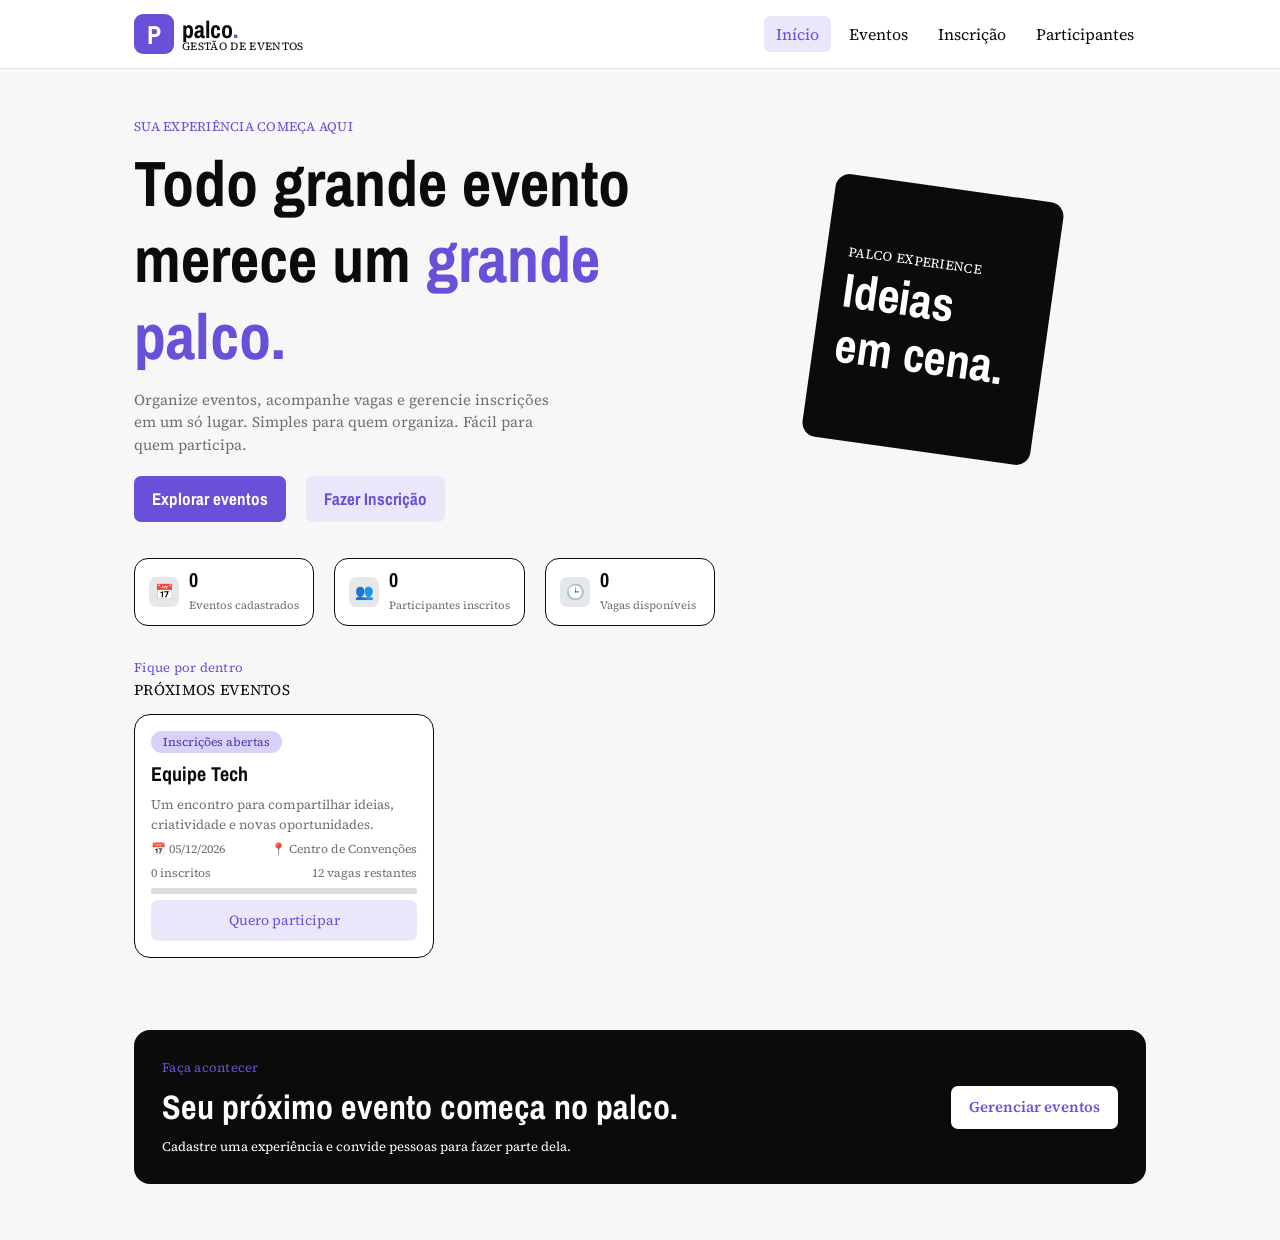
<file: index.html>
<!DOCTYPE html>
<html lang="pt-BR">
<head>
  <meta charset="UTF-8">
  <meta name="viewport" content="width=device-width, initial-scale=1">
  <title>Início · Palco</title>
  <link rel="preconnect" href="https://fonts.googleapis.com">
  <link href="https://fonts.googleapis.com/css2?family=Archivo+Narrow:wght@500;700&family=Source+Serif+4:wght@400;600&display=swap" rel="stylesheet">
  <link rel="stylesheet" href="css/index.css">
</head>
<body>
  <header class="topo">
    <a class="logo" href="index.html" aria-label="Palco, gestão de eventos">
      <span class="logo-p">P</span>
      <span class="logo-texto"><strong>palco<i>.</i></strong><small>GESTÃO DE EVENTOS</small></span>
    </a>
    <nav aria-label="Principal">
      <a href="index.html" class="ativo">Início</a>
      <a href="eventos.html">Eventos</a>
      <a href="inscricao.html">Inscrição</a>
      <a href="participantes.html">Participantes</a>
    </nav>
  </header>

  <main>
    <section class="hero">
      <div class="hero-texto">
        <p class="eyebrow">SUA EXPERIÊNCIA COMEÇA AQUI</p>
        <h1>Todo grande evento merece um <span>grande palco.</span></h1>
        <p class="hero-desc">Organize eventos, acompanhe vagas e gerencie inscrições em um só lugar. Simples para quem organiza. Fácil para quem participa.</p>
        <div class="botoes">
          <a class="btn primario" href="eventos.html">Explorar eventos</a>
          <a class="btn secundario" href="inscricao.html">Fazer Inscrição</a>
        </div>
      </div>
      <aside class="destaque" aria-hidden="true">
        <small>PALCO EXPERIENCE</small>
        <strong>Ideias<br>em cena.</strong>
      </aside>
    </section>

    <section class="indicadores" aria-label="Indicadores">
      <div class="indicador"><span class="icone">📅</span><div><b>0</b><small>Eventos cadastrados</small></div></div>
      <div class="indicador"><span class="icone">👥</span><div><b>0</b><small>Participantes inscritos</small></div></div>
      <div class="indicador"><span class="icone">🕒</span><div><b>0</b><small>Vagas disponíveis</small></div></div>
    </section>

    <section class="proximos">
      <p class="eyebrow">Fique por dentro</p>
      <h2>PRÓXIMOS EVENTOS</h2>
      <article class="card-evento">
        <span class="selo">Inscrições abertas</span>
        <h3>Equipe Tech</h3>
        <p class="desc">Um encontro para compartilhar ideias, criatividade e novas oportunidades.</p>
        <p class="meta"><span>📅 05/12/2026</span><span>📍 Centro de Convenções</span></p>
        <p class="meta"><span>0 inscritos</span><span>12 vagas restantes</span></p>
        <div class="barra"><i style="width:0%"></i></div>
        <a class="btn secundario cheio" href="inscricao.html">Quero participar</a>
      </article>
    </section>

    <section class="chamada">
      <div>
        <p class="eyebrow">Faça acontecer</p>
        <h2>Seu próximo evento começa no palco.</h2>
        <p>Cadastre uma experiência e convide pessoas para fazer parte dela.</p>
      </div>
      <a class="btn branco" href="eventos.html">Gerenciar eventos</a>
    </section>
  </main>
</body>
</html>
</file>
<file: css/index.css>
:root{--roxo:#6a4fd8;--lilas:#ebe7fb;--preto:#0b0b0b;--fundo:#f7f7f7;--cinza:#6f6f78;--linha:#e3e3e8}
*{box-sizing:border-box}
body{margin:0;background:var(--fundo);color:var(--preto);font-family:"Source Serif 4",Georgia,serif;line-height:1.5}
h1,h2,h3,.btn,.logo strong{font-family:"Archivo Narrow","Arial Narrow",sans-serif;font-weight:700}
a{color:inherit;text-decoration:none}
main{max-width:1060px;margin:0 auto;padding:0 24px 56px}

.topo{display:flex;flex-wrap:wrap;align-items:center;justify-content:space-between;gap:12px 24px;padding:14px max(24px,calc((100% - 1060px)/2 + 24px));background:#fff;border-bottom:1px solid var(--linha)}
.logo{display:flex;align-items:center;gap:8px}
.logo-p{display:grid;place-items:center;width:40px;height:40px;border-radius:9px;background:var(--roxo);color:#fff;font:700 26px "Archivo Narrow",sans-serif}
.logo-texto{display:flex;flex-direction:column;line-height:1}
.logo strong{font-size:24px}
.logo i{color:var(--roxo);font-style:normal}
.logo small{font-size:11px;letter-spacing:.03em}
nav{display:flex;flex-wrap:wrap;gap:6px}
nav a{padding:6px 12px;border-radius:6px}
nav a.ativo{background:var(--lilas);color:var(--roxo)}
nav a:hover{color:var(--roxo)}
a:focus-visible{outline:3px solid var(--roxo);outline-offset:2px}

.btn{display:inline-block;padding:10px 18px;border-radius:7px;font-size:17px;cursor:pointer}
.btn.primario{background:var(--roxo);color:#fff}
.btn.secundario{background:var(--lilas);color:var(--roxo)}
.btn.branco{background:#fff;color:var(--roxo);font-family:"Source Serif 4",Georgia,serif;font-weight:600;font-size:15px}
.eyebrow{margin:0;color:var(--roxo);font-size:13px;letter-spacing:.02em}

.hero{display:grid;grid-template-columns:1.3fr 1fr;align-items:center;gap:32px;padding:48px 0 28px}
.hero h1{margin:8px 0 14px;font-size:clamp(40px,6vw,64px);line-height:1.2}
.hero h1 span{color:var(--roxo)}
.hero-desc{max-width:420px;margin:0 0 20px;color:var(--cinza);font-size:15px}
.botoes{display:flex;flex-wrap:wrap;gap:20px}
.destaque{justify-self:center;width:min(230px,100%);aspect-ratio:1/1.15;padding:26px 22px;background:var(--preto);color:#fff;border-radius:14px;transform:rotate(8deg);display:flex;flex-direction:column;justify-content:center}
.destaque small{font-size:13px;letter-spacing:.03em}
.destaque strong{font:700 clamp(34px,5vw,48px)/1.15 "Archivo Narrow","Arial Narrow",sans-serif}

.indicadores{display:flex;flex-wrap:wrap;gap:20px;margin:8px 0 32px}
.indicador{display:flex;align-items:center;gap:10px;min-width:170px;padding:10px 14px;background:#fff;border:1px solid var(--preto);border-radius:14px}
.indicador .icone{display:grid;place-items:center;width:30px;height:30px;background:#e7e7ea;border-radius:7px;font-size:15px}
.indicador b{display:block;font:700 20px/1.1 "Archivo Narrow",sans-serif}
.indicador small{color:var(--cinza);font-size:11px}

.proximos h2{margin:2px 0 14px;font:400 15px "Source Serif 4",Georgia,serif;letter-spacing:.02em}
.card-evento{max-width:300px;padding:16px;background:#fff;border:1px solid var(--preto);border-radius:16px;display:flex;flex-direction:column;gap:6px}
.card-evento h3{margin:0;font-size:20px}
.selo{align-self:flex-start;padding:2px 12px;background:#d9d1fa;color:#4a3aa8;border-radius:99px;font-size:12px}
.desc{margin:0;color:var(--cinza);font-size:13px}
.meta{display:flex;flex-wrap:wrap;justify-content:space-between;gap:4px 12px;margin:0;color:var(--cinza);font-size:12px}
.barra{height:6px;background:#dcdce2;border-radius:4px;overflow:hidden}
.barra i{display:block;height:100%;background:var(--roxo)}
.cheio{text-align:center;font-family:"Source Serif 4",Georgia,serif;font-weight:400;font-size:14px}

.chamada{display:flex;flex-wrap:wrap;align-items:center;justify-content:space-between;gap:20px;margin-top:72px;padding:28px 28px;background:var(--preto);color:#fff;border-radius:16px}
.chamada h2{margin:4px 0;font-size:clamp(26px,4vw,34px)}
.chamada p:last-child{margin:0;font-size:13px}

/* ===== Celular ===== */
@media (max-width:760px){
  .hero{grid-template-columns:1fr;padding-top:32px}
  .destaque{transform:rotate(5deg);margin-top:12px}
  .chamada{margin-top:48px}
}
</file>
